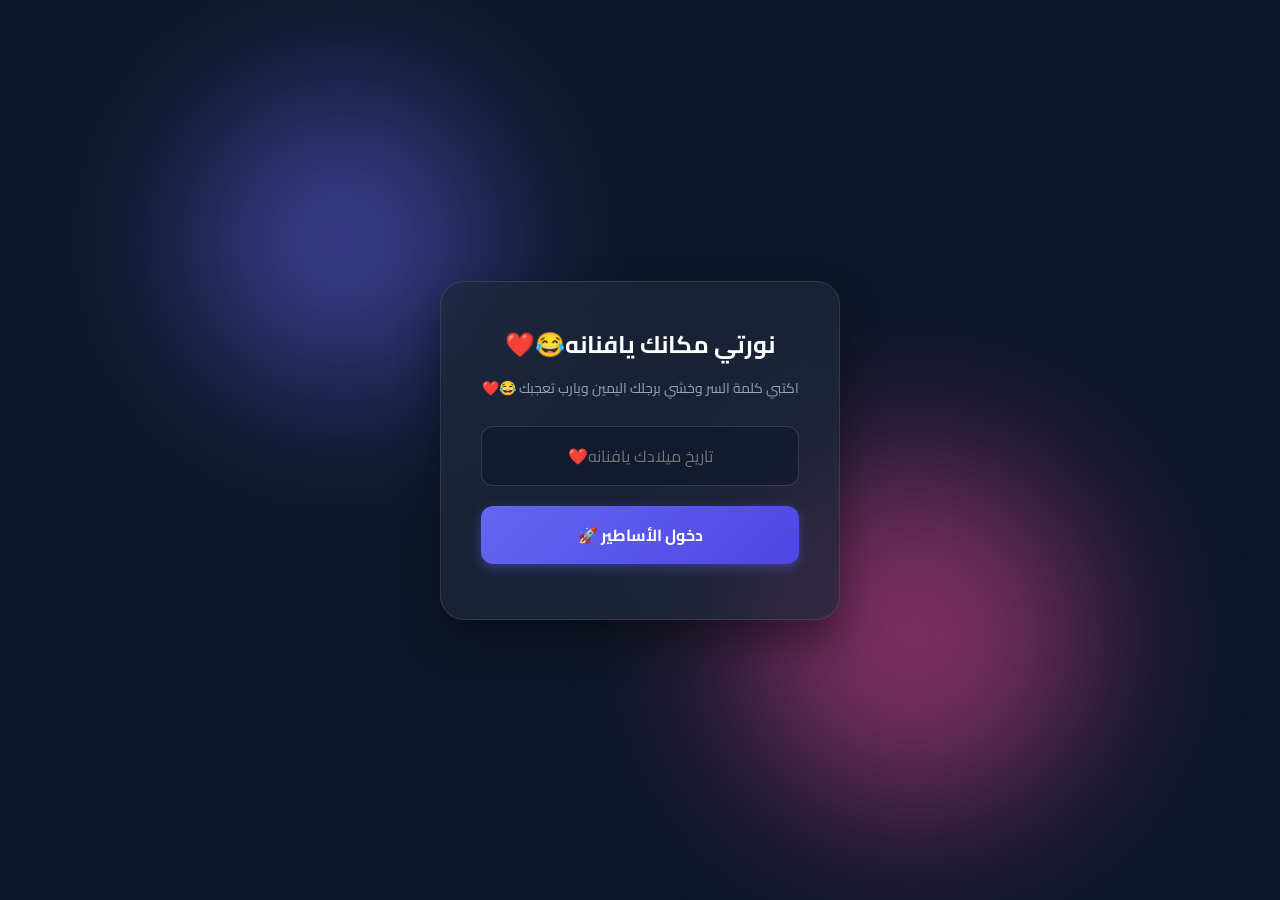
<file: &/index.html>
<!DOCTYPE html>
<html lang="ar" dir="rtl">
<head>
    <meta charset="UTF-8">
    <meta name="viewport" content="width=device-width, initial-scale=1.0">
    <title>تسجيل الدخول | العودة للقوة</title>
    <!-- ربط ملف الـ CSS -->
    <link rel="stylesheet" href="main.css">
    <!-- خط Google Fonts عصري -->
    <link href="https://fonts.googleapis.com/css2?family=Cairo:wght@400;600;700;900&display=swap" rel="stylesheet">
</head>
<body>

    <div class="bg-shapes">
        <div class="shape shape-1"></div>
        <div class="shape shape-2"></div>
    </div>

    <div class="login-card">
        <div class="card-header">
            <h2>نورتي مكانك يافنانه😂❤️</h2>
            <p>اكتبي كلمة السر وخشي برجلك اليمين ويارب تعجبك 😂❤️</p>
        </div>

        <div class="input-group">
            <input type="password" id="myPassword" placeholder="تاريخ ميلادك يافنانه❤️" required>
        </div>

        <button id="loginBtn" class="btn-primary">دخول الأساطير 🚀</button>
        
        <p id="message" class="error-msg"></p>
    </div>

    <!-- ربط ملف الـ JavaScript -->
    <script src="main.js"></script>
</body>
</html>
</file>
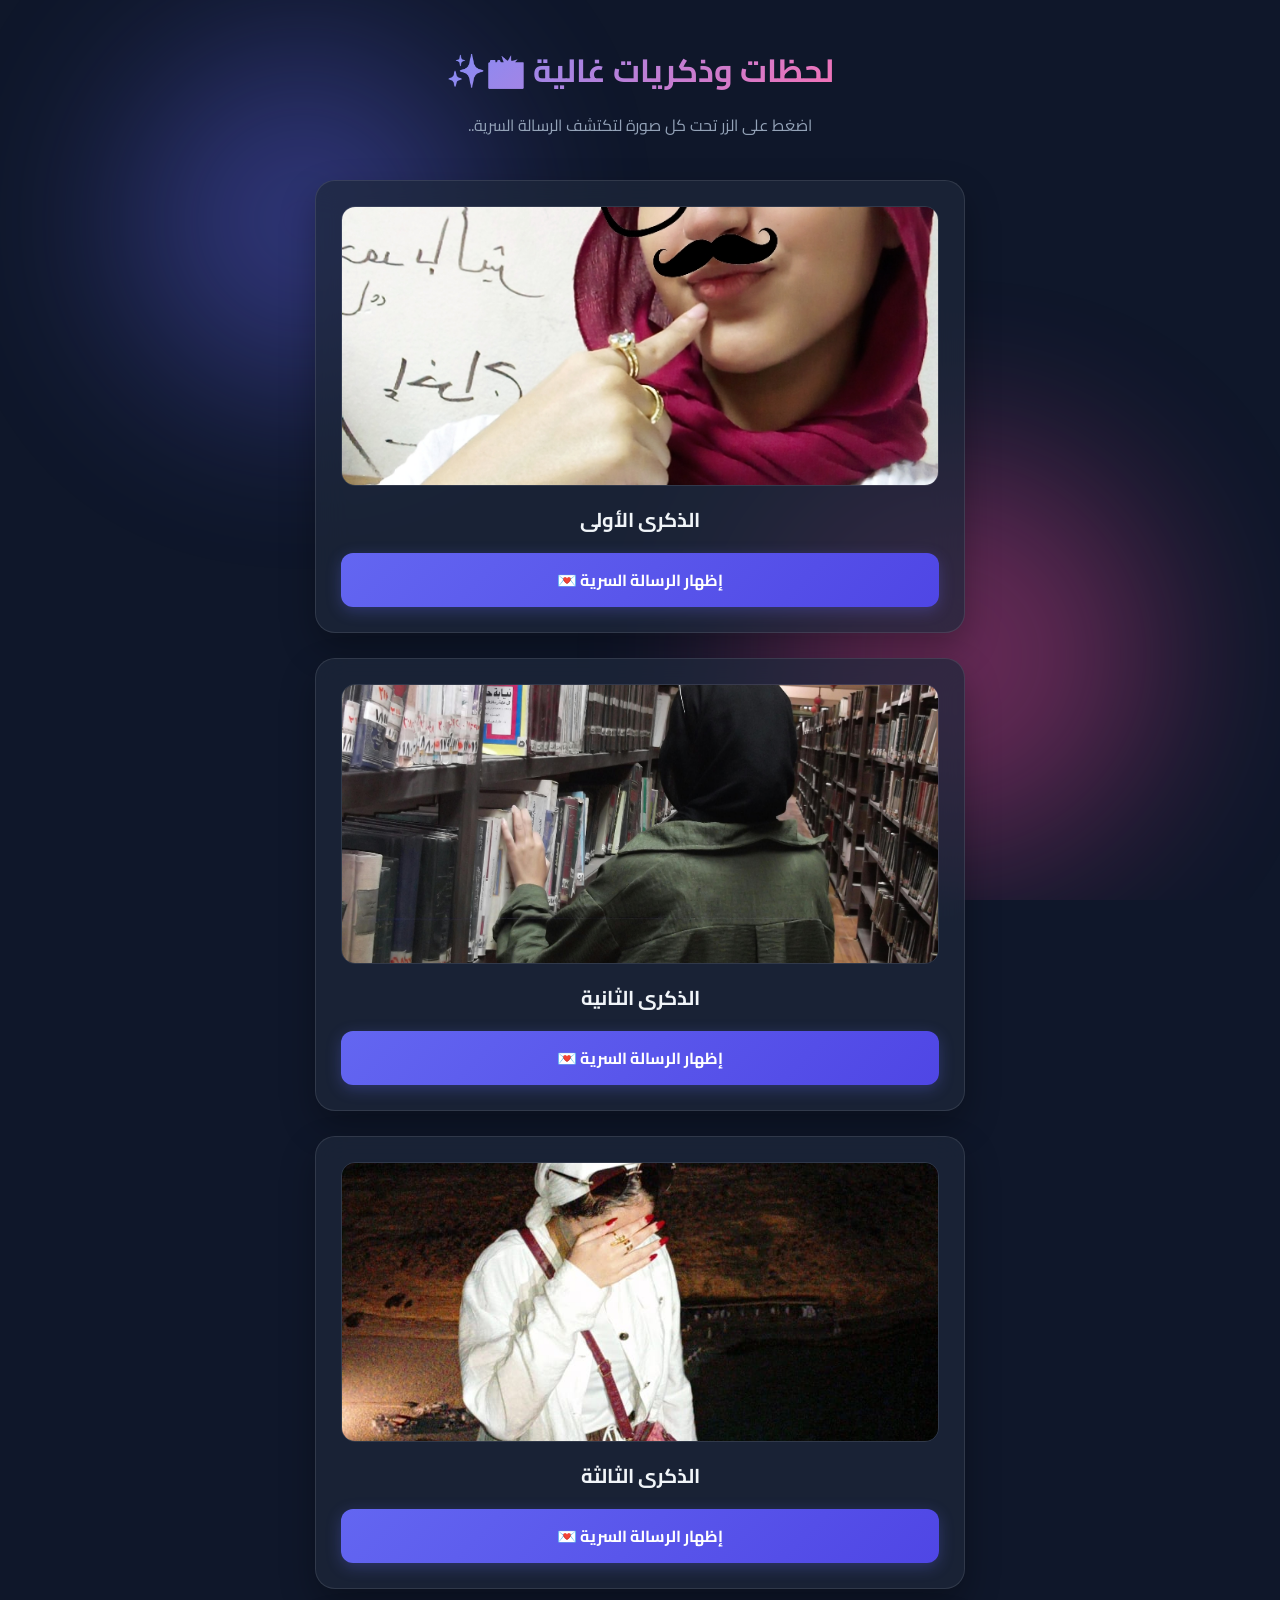
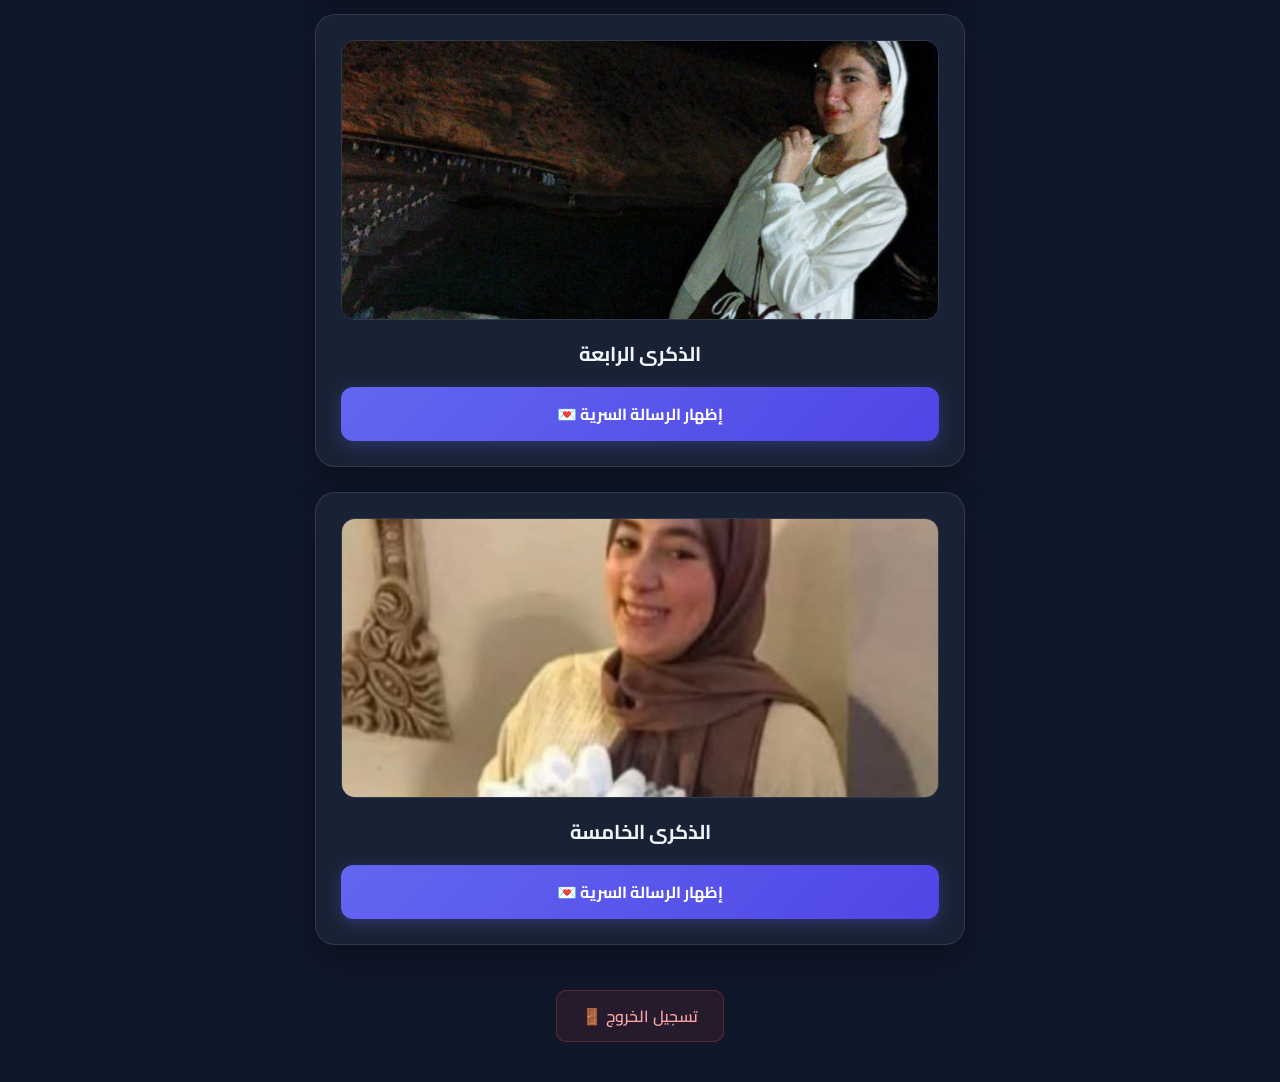
<file: &/index2.html>
<!DOCTYPE html>
<html lang="ar" dir="rtl">
<head>
    <meta charset="UTF-8">
    <meta name="viewport" content="width=device-width, initial-scale=1.0">
    <title>مساحة الذكريات والرسائل الخاصة 🌟</title>
    <!-- خط Google Fonts عصري -->
    <link href="https://fonts.googleapis.com/css2?family=Cairo:wght@400;600;700;900&display=swap" rel="stylesheet">
    
    <style>
        /* إعدادات عامة وتنسيق الصفحة */
        * {
            margin: 0;
            padding: 0;
            box-sizing: border-box;
            font-family: 'Cairo', sans-serif;
        }

        body {
            background-color: #0f172a;
            color: #f8fafc;
            min-height: 100vh;
            display: flex;
            flex-direction: column;
            align-items: center;
            padding: 40px 20px;
            position: relative;
            overflow-x: hidden;
        }

        /* أشكال مضيئة في الخلفية */
        .bg-shapes {
            position: fixed;
            top: 0;
            left: 0;
            width: 100%;
            height: 100%;
            overflow: hidden;
            z-index: -1;
        }

        .shape {
            position: absolute;
            filter: blur(90px);
            opacity: 0.4;
            border-radius: 50%;
        }

        .shape-1 {
            width: 350px;
            height: 350px;
            background: #6366f1;
            top: 5%;
            left: 10%;
        }

        .shape-2 {
            width: 400px;
            height: 400px;
            background: #ec4899;
            bottom: 5%;
            right: 10%;
        }

        /* الهيدر والعنوان */
        .hero-header {
            text-align: center;
            margin-bottom: 40px;
        }

        .hero-header h1 {
            font-size: 32px;
            margin-bottom: 10px;
            background: linear-gradient(135deg, #818cf8, #f472b6);
            background-clip: text;
            -webkit-background-clip: text;
            -webkit-text-fill-color: transparent;
        }

        .hero-header p {
            color: #94a3b8;
            font-size: 16px;
        }

        /* الحاوية الرئيسية للبطاقات */
        .content-container {
            max-width: 650px;
            width: 100%;
            display: flex;
            flex-direction: column;
            gap: 25px;
        }

        /* كارد الذكرى (تأثير الزجاج) */
        .memory-card {
            background: rgba(30, 41, 59, 0.7);
            backdrop-filter: blur(16px);
            -webkit-backdrop-filter: blur(16px);
            border: 1px solid rgba(255, 255, 255, 0.1);
            padding: 25px;
            border-radius: 20px;
            box-shadow: 0 15px 35px rgba(0, 0, 0, 0.3);
            text-align: center;
            transition: transform 0.3s ease;
        }

        .memory-card:hover {
            transform: translateY(-5px);
        }

        /* تنسيق الصور */
        .image-box {
            width: 100%;
            height: 280px;
            border-radius: 14px;
            overflow: hidden;
            margin-bottom: 15px;
            border: 1px solid rgba(255, 255, 255, 0.1);
        }

        .image-box img {
            width: 100%;
            height: 100%;
            object-fit: cover;
            transition: transform 0.5s ease;
        }

        .image-box:hover img {
            transform: scale(1.05);
        }

        .memory-card h3 {
            color: #f1f5f9;
            font-size: 20px;
            margin-bottom: 15px;
        }

        /* الأزرار المضيئة */
        .reveal-btn {
            width: 100%;
            padding: 12px 20px;
            background: linear-gradient(135deg, #6366f1, #4f46e5);
            color: white;
            border: none;
            border-radius: 12px;
            font-size: 16px;
            font-weight: 700;
            cursor: pointer;
            transition: all 0.3s ease;
            box-shadow: 0 4px 15px rgba(99, 102, 241, 0.3);
        }

        .reveal-btn:hover {
            box-shadow: 0 6px 20px rgba(99, 102, 241, 0.5);
        }

        /* صندوق الرسالة المخفية */
        .secret-message {
            margin-top: 15px;
            background: rgba(99, 102, 241, 0.12);
            border: 1px dashed rgba(99, 102, 241, 0.4);
            padding: 18px;
            border-radius: 12px;
            animation: fadeIn 0.4s ease-in-out;
        }

        .secret-message p {
            color: #cbd5e1;
            font-size: 15px;
            line-height: 1.7;
            margin: 0;
        }

        /* زر الخروج */
        .action-footer {
            text-align: center;
            margin-top: 20px;
        }

        .btn-secondary {
            display: inline-block;
            padding: 10px 25px;
            background: rgba(239, 68, 68, 0.1);
            border: 1px solid rgba(239, 68, 68, 0.3);
            color: #fca5a5;
            text-decoration: none;
            border-radius: 10px;
            font-weight: 600;
            transition: all 0.3s ease;
        }

        .btn-secondary:hover {
            background: rgba(239, 68, 68, 0.2);
            color: #ef4444;
        }

        @keyframes fadeIn {
            from { opacity: 0; transform: translateY(10px); }
            to { opacity: 1; transform: translateY(0); }
        }
    </style>
</head>
<body>

    <!-- أشكال مضيئة متدرجة في الخلفية -->
    <div class="bg-shapes">
        <div class="shape shape-1"></div>
        <div class="shape shape-2"></div>
    </div>

    <header class="hero-header">
        <h1>لحظات وذكريات غالية 📸✨</h1>
        <p>اضغط على الزر تحت كل صورة لتكتشف الرسالة السرية..</p>
    </header>

    <main class="content-container">

        <!-- الذكرى 1 -->
        <div class="memory-card">
            <div class="image-box">
                <img src="1.jpg" alt="الذكرى الأولى">
            </div>
            <h3>الذكرى الأولى</h3>
            <button class="reveal-btn" onclick="toggleMessage(this)">إظهار الرسالة السرية 💌</button>
            <div id="msg1" class="secret-message" style="display: none;">
                <p>حابب اقولك انك انسانه جميله جدا جدا جدا ونا مبسوط اني دخلت دا علوم وشوفتك. واول مره شوفتك فيها قلت اي ده الزمن لسا فيه خير😂❤️</p>
            </div>
        </div>

        <!-- الذكرى 2 -->
        <div class="memory-card">
            <div class="image-box">
                <img src="2.jpg" alt="الذكرى الثانية">
            </div>
            <h3>الذكرى الثانية</h3>
            <button class="reveal-btn" onclick="toggleMessage(this)">إظهار الرسالة السرية 💌</button>
            <div id="msg2" class="secret-message" style="display: none;">
            <p>كنت فاكر ان بقا هدخل الجامعه وهلاقي كل البنات وهكلم دي ودي بس لا لما لقيتك قولت لنفسي انا عايز دي 😂😂🤍</p>
            </div>
        </div>

        <!-- الذكرى 3 -->
        <div class="memory-card">
            <div class="image-box">
                <img src="3.jpg" alt="الذكرى الثالثة">
            </div>
            <h3>الذكرى الثالثة</h3>
            <button class="reveal-btn" onclick="toggleMessage(this)">إظهار الرسالة السرية 💌</button>
            <div id="msg3" class="secret-message" style="display: none;">
                <p>في مره كنت قاعد ببص للقمر وشايف النجوم حواليه قلت اي ده كل دي نجوم يبقا  أكيد صعب اوصلل للقمر بس شوفي القدر وصلت وبكلمك اهو ❤️✨</p>
            </div>
        </div>

        <!-- الذكرى 4 -->
        <div class="memory-card">
            <div class="image-box">
                <img src="4.jpg" alt="الذكرى الرابعة">
            </div>
            <h3>الذكرى الرابعة</h3>
           <button class="reveal-btn" onclick="toggleMessage(this)">إظهار الرسالة السرية 💌</button>
            <div id="msg4" class="secret-message" style="display: none;">
                <p>لما كنا في المسرح وكنتي بتيجي كنت ببقا مركز معاكي انتي بالذات عايز اعرف طريقه كلامك وكده ومكنتش عايز اكلمك ولا اقولك ابعتي لينك الكتب😂 لحد ماجت من عند ربنا وتليفونك رن عليا 😂❤️</p>
            </div>
        </div>

        <!-- الذكرى 5 -->
        <div class="memory-card">
            <div class="image-box">
                <img src="5.jpg" alt="الذكرى الخامسة">
            </div>
            <h3>الذكرى الخامسة</h3>
            <button class="reveal-btn" onclick="toggleMessage(this)">إظهار الرسالة السرية 💌</button>
            <div id="msg5" class="secret-message" style="display: none;">
                <p>طبعا  م هنسي رقيه ربنا يرحمها يارب ويغفرلها عرفت انها غاليه عليكي جدا ونا فعلا حاسس بيكي وزعلان علي زعلك بس متأكد انك قدها وتقدري تكملي ونا ان شاء الله هكون معاكي ❤️</p>
            </div>
        </div>

        <div class="action-footer">
            <a href="index.html" class="btn-secondary">تسجيل الخروج 🚪</a>
        </div>

    </main>

    <!-- الجافا سكريبت مدمج هنا مباشر -->
    <script>
    // دي دالة ذكية بتدور على الرسالة اللي تحت الزرار وتظهرها أو تخفيها لوحدها
    function toggleMessage(btn) {
        // بتجيب العنصر اللي بعد الزرار مباشرة (اللي هو صندوق الرسالة)
        let msgBox = btn.nextElementSibling;
        
        if (msgBox.style.display === "none" || msgBox.style.display === "") {
            msgBox.style.display = "block";
            btn.innerText = "إخفاء الرسالة 🔒";
            btn.style.background = "linear-gradient(135deg, #ec4899, #db2777)";
        } else {
            msgBox.style.display = "none";
            btn.innerText = "إظهار الرسالة السرية 💌";
            btn.style.background = "linear-gradient(135deg, #6366f1, #4f46e5)";
        }
    }
</script>
</file>
<file: &/main.css>
/* إعدادات عامة وتوحيد الخطوط */
* {
    margin: 0;
    padding: 0;
    box-sizing: border-box;
    font-family: 'Cairo', sans-serif;
}

body {
    background-color: #0f172a;
    color: #f8fafc;
    min-height: 100vh;
    display: flex;
    justify-content: center;
    align-items: center;
    overflow-x: hidden;
    position: relative;
}

/* خلفية متدرجة مع أشكال مضيئة متحركة */
.bg-shapes {
    position: absolute;
    width: 100%;
    height: 100%;
    overflow: hidden;
    z-index: -1;
}

.shape {
    position: absolute;
    filter: blur(80px);
    opacity: 0.5;
    border-radius: 50%;
}

.shape-1 {
    width: 300px;
    height: 300px;
    background: #6366f1;
    top: 10%;
    left: 15%;
}

.shape-2 {
    width: 350px;
    height: 350px;
    background: #ec4899;
    bottom: 10%;
    right: 15%;
}

/* تصميم كارد تسجيل الدخول (Glassmorphism) */
.login-card {
    background: rgba(30, 41, 59, 0.7);
    backdrop-filter: blur(16px);
    -webkit-backdrop-filter: blur(16px);
    border: 1px solid rgba(255, 255, 255, 0.1);
    padding: 40px;
    border-radius: 24px;
    width: 100%;
    max-width: 400px;
    box-shadow: 0 20px 40px rgba(0, 0, 0, 0.4);
    text-align: center;
    animation: fadeIn 0.8s ease-in-out;
}

.card-header h2 {
    font-size: 24px;
    margin-bottom: 8px;
    color: #fff;
}

.card-header p {
    font-size: 14px;
    color: #94a3b8;
    margin-bottom: 25px;
}

/* خانة الإدخال */
.input-group input {
    width: 100%;
    padding: 14px 18px;
    background: rgba(15, 23, 42, 0.6);
    border: 1px solid rgba(255, 255, 255, 0.15);
    border-radius: 12px;
    color: #fff;
    font-size: 16px;
    outline: none;
    transition: all 0.3s ease;
    margin-bottom: 20px;
    text-align: center;
}

.input-group input:focus {
    border-color: #6366f1;
    box-shadow: 0 0 15px rgba(99, 102, 241, 0.3);
}

/* الأزرار */
.btn-primary {
    width: 100%;
    padding: 14px;
    background: linear-gradient(135deg, #6366f1, #4f46e5);
    color: white;
    border: none;
    border-radius: 12px;
    font-size: 16px;
    font-weight: 700;
    cursor: pointer;
    transition: all 0.3s ease;
    box-shadow: 0 4px 12px rgba(99, 102, 241, 0.4);
}

.btn-primary:hover {
    transform: translateY(-2px);
    box-shadow: 0 6px 20px rgba(99, 102, 241, 0.6);
}

.error-msg {
    margin-top: 15px;
    font-size: 14px;
    font-weight: 600;
}

/* تنسيق صفحة الترحيب (welcome.html) */
.welcome-body {
    flex-direction: column;
    justify-content: flex-start;
    padding: 40px 20px;
}

.hero-header {
    text-align: center;
    margin-bottom: 30px;
}

.hero-header h1 {
    font-size: 32px;
    margin-bottom: 10px;
    background: linear-gradient(135deg, #818cf8, #f472b6);
    background-clip: text;
    -webkit-background-clip: text;
    -webkit-text-fill-color: transparent;
}

.hero-header p {
    color: #94a3b8;
    font-size: 16px;
}

.content-container {
    max-width: 700px;
    width: 100%;
}

.glass-article {
    background: rgba(30, 41, 59, 0.7);
    backdrop-filter: blur(16px);
    border: 1px solid rgba(255, 255, 255, 0.1);
    padding: 30px;
    border-radius: 20px;
    box-shadow: 0 15px 30px rgba(0, 0, 0, 0.3);
    margin-bottom: 20px;
}

.glass-article h2 {
    color: #e2e8f0;
    margin-bottom: 15px;
    font-size: 22px;
}

.glass-article p {
    color: #cbd5e1;
    line-height: 1.8;
    font-size: 16px;
    margin-bottom: 20px;
}

.quote-box {
    background: rgba(99, 102, 241, 0.1);
    border-right: 4px solid #6366f1;
    padding: 15px;
    border-radius: 8px;
    color: #a5b4fc;
    font-style: italic;
    font-weight: 600;
}

.action-footer {
    text-align: center;
}

.btn-secondary {
    display: inline-block;
    padding: 10px 25px;
    background: rgba(239, 68, 68, 0.1);
    border: 1px solid rgba(239, 68, 68, 0.3);
    color: #fca5a5;
    text-decoration: none;
    border-radius: 10px;
    font-weight: 600;
    transition: all 0.3s ease;
}

.btn-secondary:hover {
    background: rgba(239, 68, 68, 0.2);
    color: #ef4444;
}

@keyframes fadeIn {
    from { opacity: 0; transform: translateY(20px); }
    to { opacity: 1; transform: translateY(0); }
}
</file>
